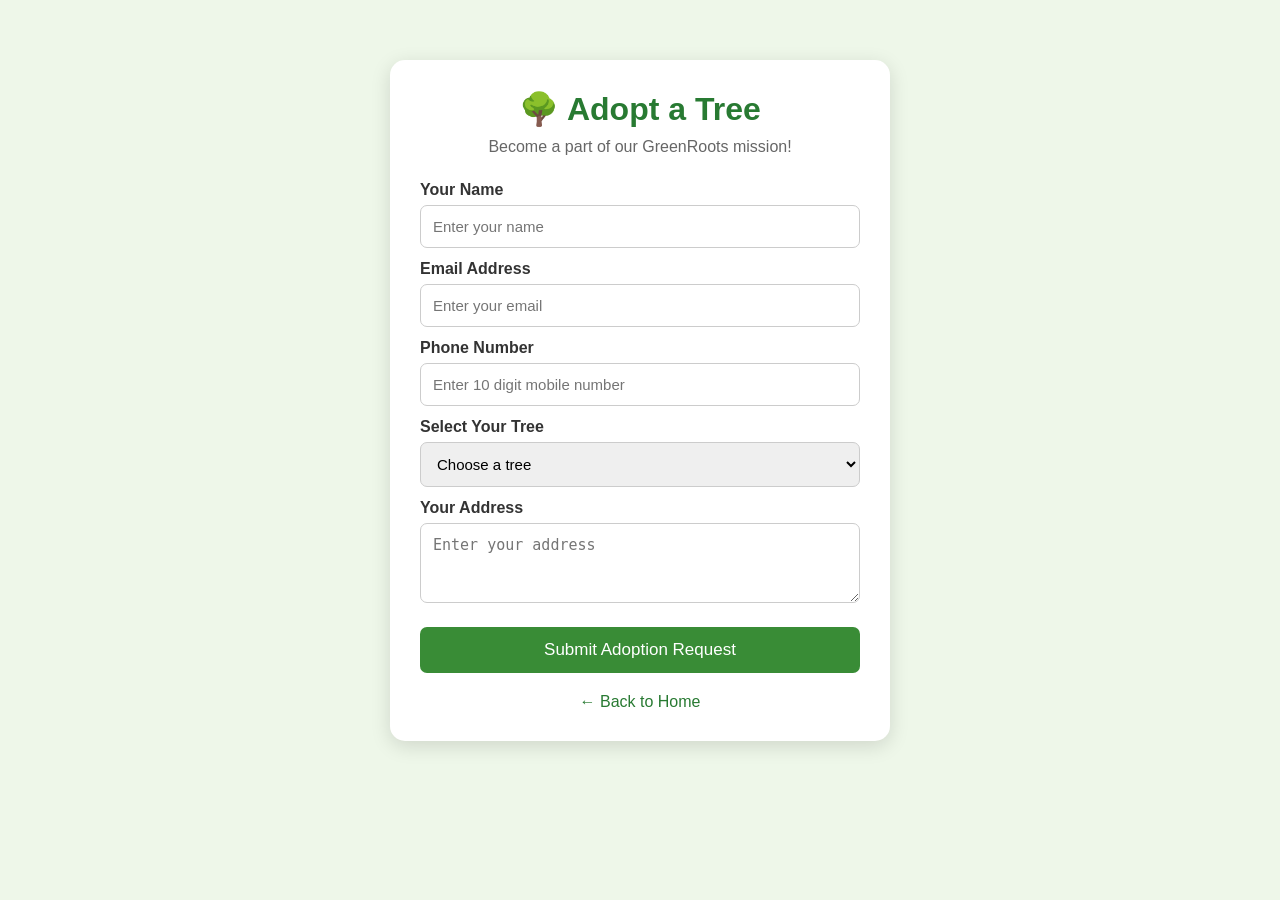
<file: adopt.html>
<!DOCTYPE html>
<html lang="en">
<head>
    <meta charset="UTF-8">
    <meta name="viewport" content="width=device-width, initial-scale=1.0">
    <title>Tree Adoption - GreenRoots</title>

    <style>
        * {
            margin: 0;
            padding: 0;
            box-sizing: border-box;
        }

        body {
            font-family: Arial, sans-serif;
            background: #eef7e9;
            padding: 30px 15px;
        }

        .container {
            max-width: 500px;
            margin: 30px auto;
            background: white;
            padding: 30px;
            border-radius: 15px;
            box-shadow: 0 5px 20px #0002;
        }

        h1 {
            text-align: center;
            color: #287a32;
            margin-bottom: 10px;
        }

        p {
            text-align: center;
            color: #666;
            margin-bottom: 25px;
        }

        label {
            display: block;
            margin: 12px 0 6px;
            font-weight: bold;
            color: #333;
        }

        input, select, textarea {
            width: 100%;
            padding: 12px;
            border: 1px solid #ccc;
            border-radius: 7px;
            font-size: 15px;
        }

        button {
            width: 100%;
            padding: 13px;
            background: #398c36;
            color: white;
            border: none;
            border-radius: 7px;
            font-size: 17px;
            margin-top: 20px;
            cursor: pointer;
        }

        button:hover {
            background: #236d28;
        }

        #success {
            display: none;
            color: green;
            text-align: center;
            margin-top: 20px;
            font-weight: bold;
        }

        .back {
            display: block;
            text-align: center;
            margin-top: 20px;
            color: #287a32;
            text-decoration: none;
        }
    </style>
</head>

<body>

<div class="container">

    <h1>🌳 Adopt a Tree</h1>

    <p>Become a part of our GreenRoots mission!</p>

    <form id="adoptForm">

        <label>Your Name</label>
        <input type="text" id="name" required
        placeholder="Enter your name">

        <label>Email Address</label>
        <input type="email" id="email" required
        placeholder="Enter your email">

        <label>Phone Number</label>
        <input type="tel" id="phone" required
        pattern="[0-9]{10}" maxlength="10"
        placeholder="Enter 10 digit mobile number">

        <label>Select Your Tree</label>
        <select id="tree" required>
            <option value="">Choose a tree</option>
            <option value="Neem Tree">Neem Tree</option>
            <option value="Mango Tree">Mango Tree</option>
            <option value="Banyan Tree">Banyan Tree</option>
        </select>

        <label>Your Address</label>
        <textarea id="address" rows="3"
        required placeholder="Enter your address"></textarea>

        <button type="submit">Submit Adoption Request</button>

    </form>

    <div id="success">
        🎉 Congratulations! Your tree adoption request
        has been submitted successfully!
    </div>

    <a href="index.html" class="back">← Back to Home</a>

</div>

<script>
    const params = new URLSearchParams(window.location.search);
    const selectedTree = params.get("tree");

    if (selectedTree) {
        document.getElementById("tree").value = selectedTree;
    }

    document.getElementById("adoptForm")
    .addEventListener("submit", function(e) {

        e.preventDefault();

        const adoption = {
            name: document.getElementById("name").value,
            email: document.getElementById("email").value,
            phone: document.getElementById("phone").value,
            tree: document.getElementById("tree").value,
            address: document.getElementById("address").value
        };

        let requests = JSON.parse(
            localStorage.getItem("adoptions") || "[]"
        );

        requests.push(adoption);
        localStorage.setItem(
            "adoptions",
            JSON.stringify(requests)
        );

        document.getElementById("adoptForm").reset();

        document.getElementById("success").style.display = "block";
    });
</script>

</body>
</html>
</file>
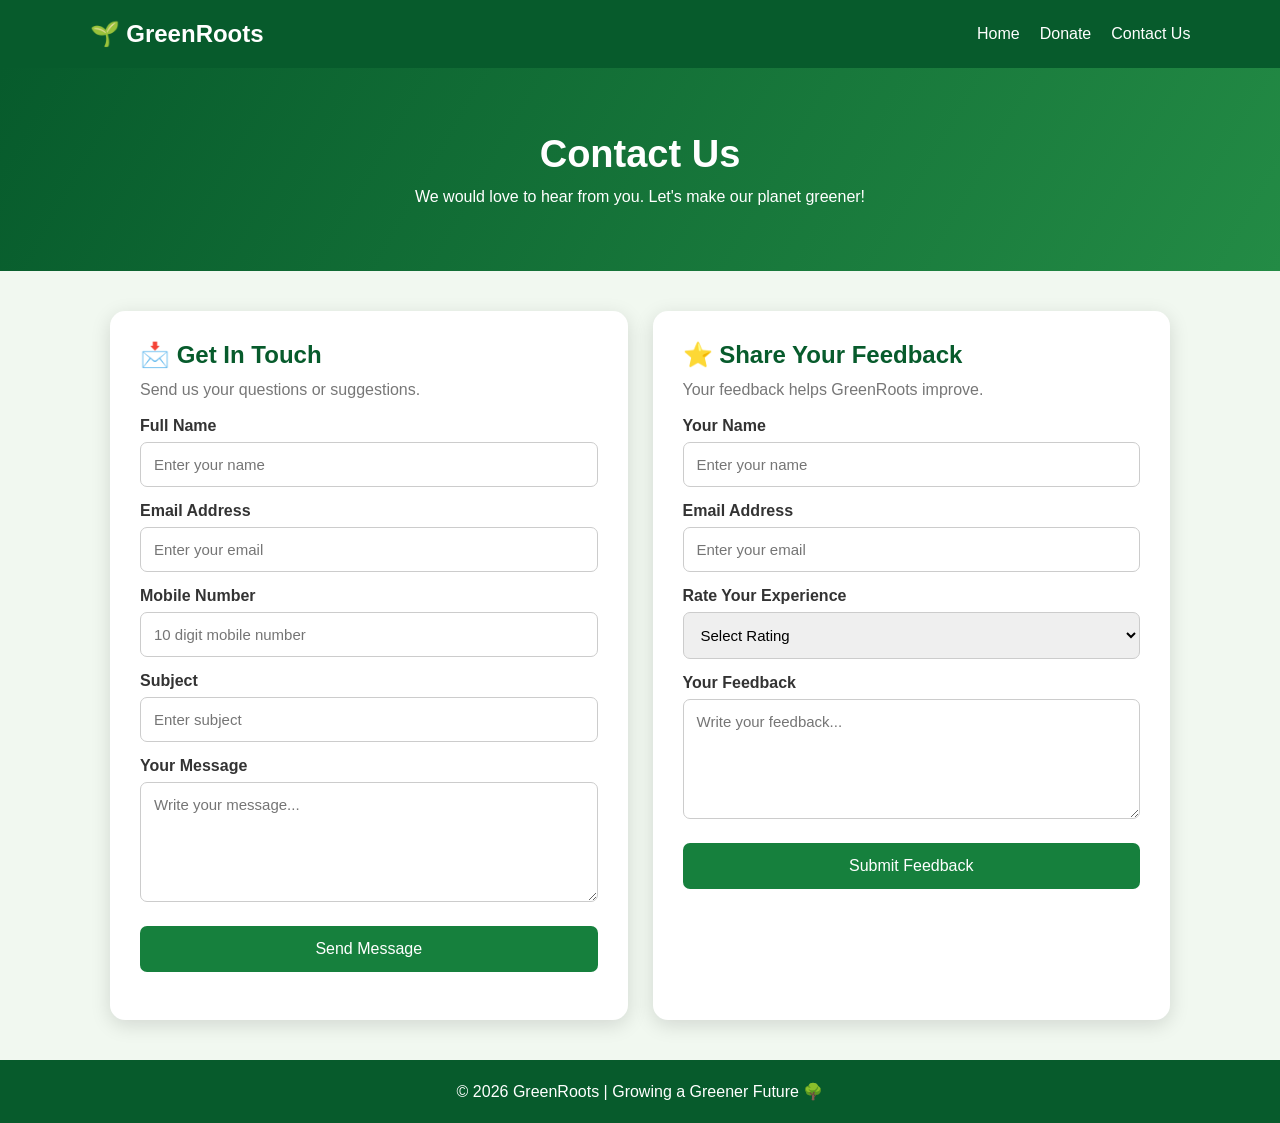
<file: contact.html>
<!DOCTYPE html>
<html lang="en">
<head>
    <meta charset="UTF-8">
    <meta name="viewport" content="width=device-width, initial-scale=1.0">
    <title>Contact Us | GreenRoots</title>
    <link rel="stylesheet" href="contact.css">
</head>
<body>

<header class="navbar">
    <h2>🌱 GreenRoots</h2>
    <nav>
        <a href="index.html">Home</a>
        <a href="donation.html">Donate</a>
        <a href="contact.html">Contact Us</a>
    </nav>
</header>

<section class="hero">
    <h1>Contact Us</h1>
    <p>We would love to hear from you. Let's make our planet greener!</p>
</section>

<main class="container">

    <!-- Contact Form -->
    <section class="form-card">
        <h2>📩 Get In Touch</h2>
        <p>Send us your questions or suggestions.</p>

        <form id="contactForm">

            <label>Full Name</label>
            <input type="text" id="contactName"
                   placeholder="Enter your name" required>

            <label>Email Address</label>
            <input type="email" id="contactEmail"
                   placeholder="Enter your email" required>

            <label>Mobile Number</label>
            <input type="tel" id="contactPhone"
                   placeholder="10 digit mobile number"
                   pattern="[0-9]{10}" required>

            <label>Subject</label>
            <input type="text" id="contactSubject"
                   placeholder="Enter subject" required>

            <label>Your Message</label>
            <textarea id="contactMessage"
                      placeholder="Write your message..."
                      required></textarea>

            <button type="submit">Send Message</button>
            <p id="contactStatus" class="status"></p>

        </form>
    </section>

    <!-- Feedback Form -->
    <section class="form-card">
        <h2>⭐ Share Your Feedback</h2>
        <p>Your feedback helps GreenRoots improve.</p>

        <form id="feedbackForm">

            <label>Your Name</label>
            <input type="text" id="feedbackName"
                   placeholder="Enter your name" required>

            <label>Email Address</label>
            <input type="email" id="feedbackEmail"
                   placeholder="Enter your email" required>

            <label>Rate Your Experience</label>
            <select id="feedbackRating" required>
                <option value="">Select Rating</option>
                <option value="5">⭐⭐⭐⭐⭐ Excellent</option>
                <option value="4">⭐⭐⭐⭐ Very Good</option>
                <option value="3">⭐⭐⭐ Good</option>
                <option value="2">⭐⭐ Fair</option>
                <option value="1">⭐ Poor</option>
            </select>

            <label>Your Feedback</label>
            <textarea id="feedbackMessage"
                      placeholder="Write your feedback..."
                      required></textarea>

            <button type="submit">Submit Feedback</button>
            <p id="feedbackStatus" class="status"></p>

        </form>
    </section>

</main>

<footer>
    <p>© 2026 GreenRoots | Growing a Greener Future 🌳</p>
</footer>

<script src="contact.js"></script>
</body>
</html>
</file>
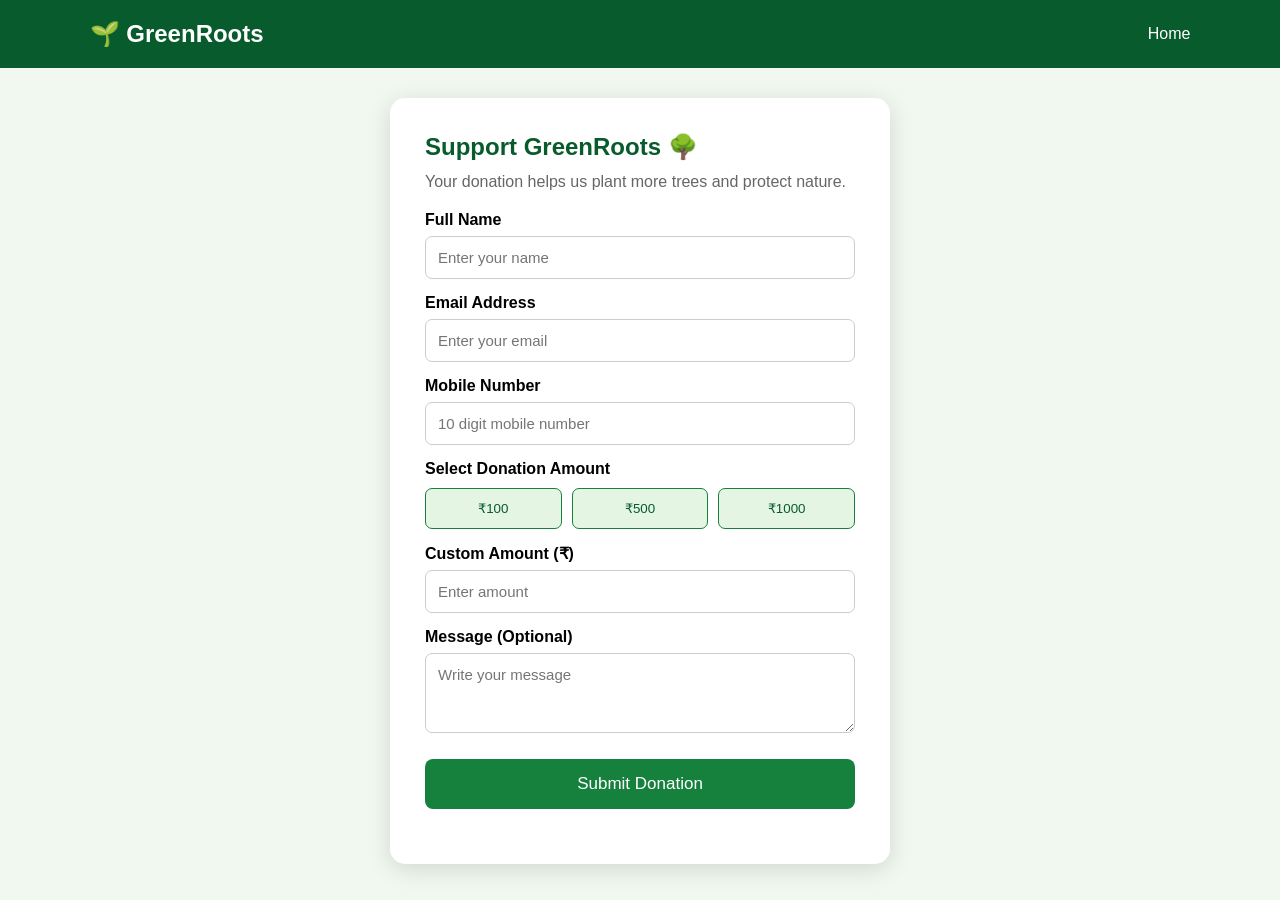
<file: donation.html>
<!DOCTYPE html>
<html lang="en">
<head>
    <meta charset="UTF-8">
    <meta name="viewport" content="width=device-width, initial-scale=1.0">
    <title>Donate Now | GreenRoots</title>
    <link rel="stylesheet" href="donation.css">
</head>
<body>

<header class="header">
    <h2>🌱 GreenRoots</h2>
    <a href="index.html">Home</a>
</header>

<section class="donation-section">
    <div class="donation-card">
        <h1>Support GreenRoots 🌳</h1>
        <p>Your donation helps us plant more trees and protect nature.</p>

        <form id="donationForm">

            <label>Full Name</label>
            <input type="text" id="donorName"
                   placeholder="Enter your name" required>

            <label>Email Address</label>
            <input type="email" id="donorEmail"
                   placeholder="Enter your email" required>

            <label>Mobile Number</label>
            <input type="tel" id="donorPhone"
                   placeholder="10 digit mobile number"
                   pattern="[0-9]{10}" required>

            <label>Select Donation Amount</label>

            <div class="amounts">
                <button type="button" class="amount-btn" data-amount="100">₹100</button>
                <button type="button" class="amount-btn" data-amount="500">₹500</button>
                <button type="button" class="amount-btn" data-amount="1000">₹1000</button>
            </div>

            <label>Custom Amount (₹)</label>
            <input type="number" id="donationAmount"
                   placeholder="Enter amount" min="1" required>

            <label>Message (Optional)</label>
            <textarea id="donorMessage"
                      placeholder="Write your message"></textarea>

            <button type="submit" class="donate-btn">
                Submit Donation
            </button>

        </form>

        <p id="successMessage"></p>
    </div>
</section>

<script src="donation.js"></script>
</body>
</html>
</file>
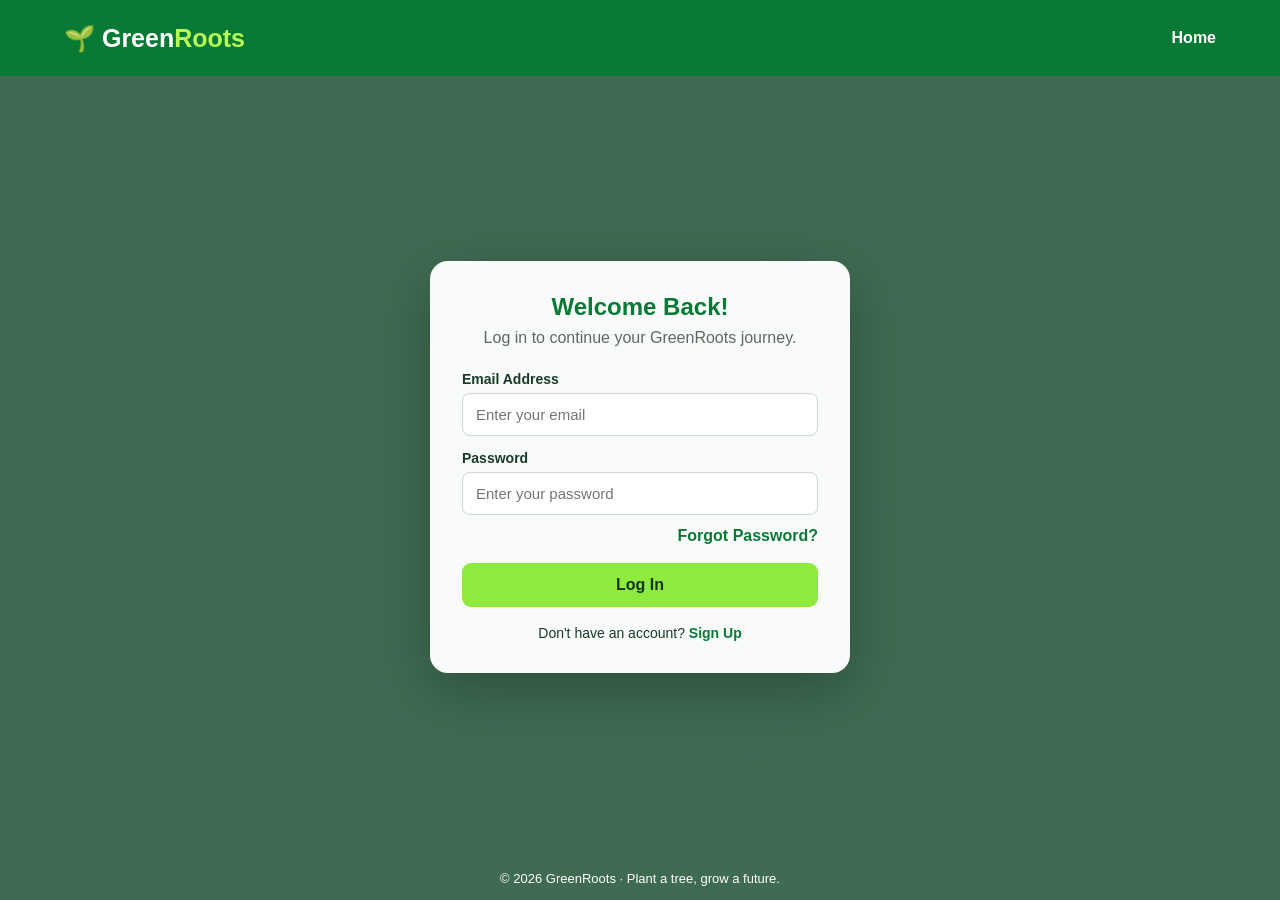
<file: login.html>
<!DOCTYPE html>
<html lang="en">
<head>
  <meta charset="UTF-8">
  <meta name="viewport" content="width=device-width, initial-scale=1.0">
  <title>Log In | GreenRoots</title>
  <style>
    * { box-sizing: border-box; }
    body {
      margin: 0;
      min-height: 100vh;
      font-family: Arial, sans-serif;
      color: #183b26;
      background: linear-gradient(rgba(8, 65, 32, .78), rgba(8, 65, 32, .78)),
                  url("https://images.unsplash.com/photo-1448375240586-882707db888b?auto=format&fit=crop&w=1800&q=85") center/cover fixed;
      display: flex;
      flex-direction: column;
    }
    nav {
      min-height: 76px;
      padding: 14px 5%;
      background: #087a35;
      display: flex;
      align-items: center;
      justify-content: space-between;
      gap: 18px;
      color: white;
    }
    .brand { font-size: 25px; font-weight: 800; }
    .brand span { color: #b8ff55; }
    nav a { color: white; text-decoration: none; font-weight: 600; }
    main { flex: 1; display: grid; place-items: center; padding: 38px 16px; }
    .login-card {
      width: min(100%, 420px);
      background: rgba(255,255,255,.97);
      padding: 32px;
      border-radius: 18px;
      box-shadow: 0 18px 55px rgba(0,0,0,.25);
    }
    h1 { margin: 0 0 8px; text-align: center; color: #087a35; }
    .intro { margin: 0 0 24px; text-align: center; color: #5c6b60; }
    label { display: block; margin: 14px 0 6px; font-weight: 700; font-size: 14px; }
    input {
      width: 100%; padding: 12px 13px; border: 1px solid #cbd8ce;
      border-radius: 8px; font-size: 15px; outline: none;
    }
    input:focus { border-color: #159447; box-shadow: 0 0 0 3px #15944720; }
    .form-row { display: flex; justify-content: flex-end; margin: 12px 0 18px; }
    .form-row a, .signup a { color: #087a35; font-weight: 700; text-decoration: none; }
    button {
      width: 100%; border: 0; border-radius: 9px; padding: 13px;
      background: #8eea3d; color: #12351e; font-size: 16px;
      font-weight: 800; cursor: pointer;
    }
    button:hover { background: #7bd52e; }
    .signup { text-align: center; margin: 18px 0 0; font-size: 14px; }
    #message { margin-top: 14px; text-align: center; font-size: 14px; }
    footer { text-align: center; color: white; padding: 14px; font-size: 13px; }
    @media (max-width: 480px) {
      nav { padding: 14px 18px; }
      .login-card { padding: 24px 20px; }
    }
  </style>
</head>
<body>
  <nav>
    <div class="brand">🌱 Green<span>Roots</span></div>
    <a href="index.html">Home</a>
  </nav>

  <main>
    <section class="login-card">
      <h1>Welcome Back!</h1>
      <p class="intro">Log in to continue your GreenRoots journey.</p>

      <form id="loginForm">
        <label for="email">Email Address</label>
        <input id="email" name="email" type="email" placeholder="Enter your email" autocomplete="email" required>

        <label for="password">Password</label>
        <input id="password" name="password" type="password" placeholder="Enter your password" autocomplete="current-password" required>

        <div class="form-row">
          <a href="forgot-password.html">Forgot Password?</a>
        </div>

        <button type="submit">Log In</button>
        <p id="message" role="status" aria-live="polite"></p>
      </form>

      <p class="signup">Don't have an account? <a href="signup.html">Sign Up</a></p>
    </section>
  </main>

  <footer>© 2026 GreenRoots · Plant a tree, grow a future.</footer>

  <script>
    document.getElementById("loginForm").addEventListener("submit", function (event) {
      event.preventDefault();
      const message = document.getElementById("message");
      message.style.color = "#087a35";
      message.textContent = "Form checked! Connect a backend to verify login details securely.";
    });
  </script>
</body>
</html>
</file>
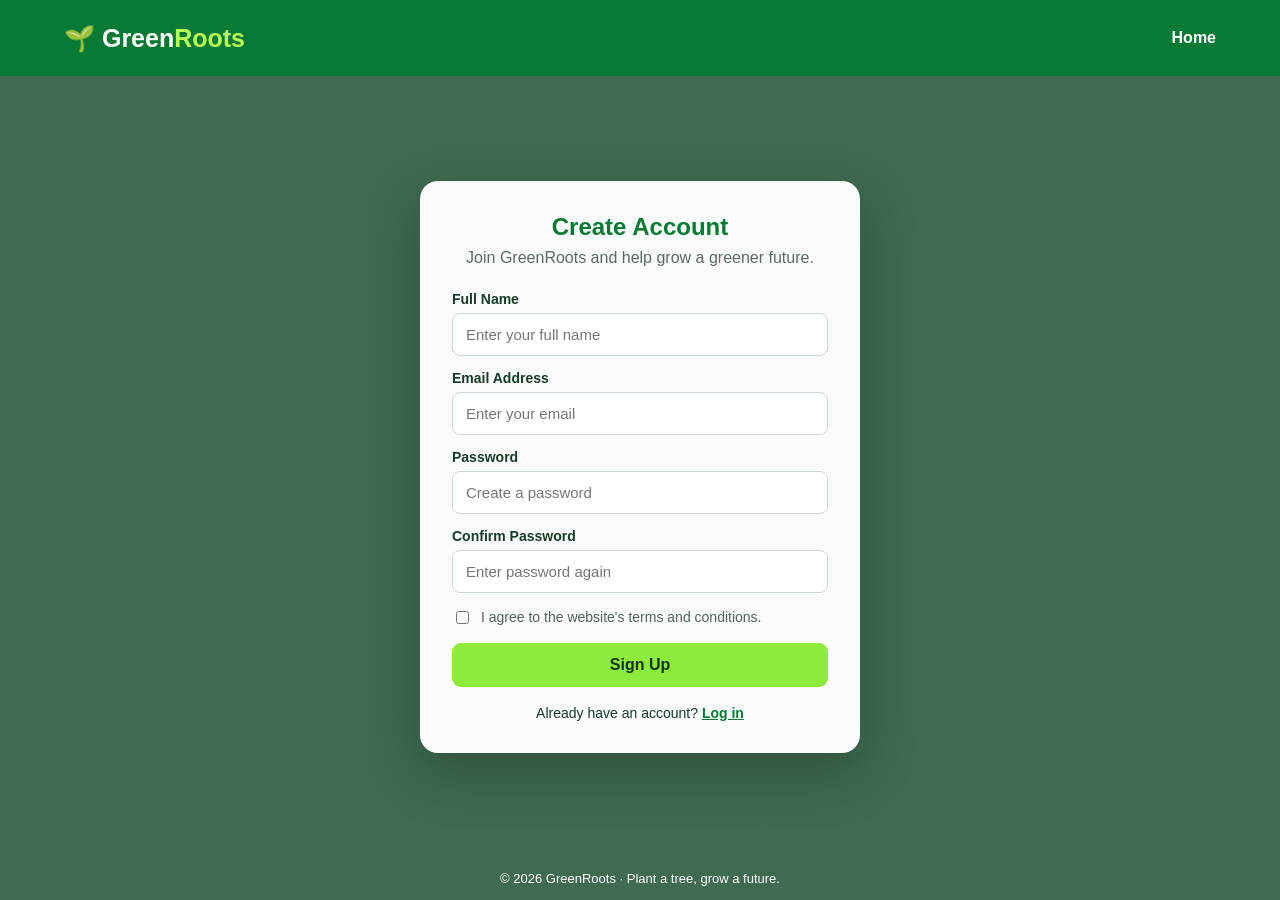
<file: signup.html>
<!DOCTYPE html>
<html lang="en">
<head>
  <meta charset="UTF-8">
  <meta name="viewport" content="width=device-width, initial-scale=1.0">
  <title>Sign Up | GreenRoots</title>
  <style>
    * { box-sizing: border-box; }
    body {
      margin: 0;
      min-height: 100vh;
      font-family: Arial, sans-serif;
      color: #183b26;
      background: linear-gradient(rgba(8, 65, 32, .78), rgba(8, 65, 32, .78)),
                  url("https://images.unsplash.com/photo-1448375240586-882707db888b?auto=format&fit=crop&w=1800&q=85") center/cover fixed;
      display: flex;
      flex-direction: column;
    }
    nav {
      min-height: 76px;
      padding: 14px 5%;
      background: #087a35;
      display: flex;
      align-items: center;
      justify-content: space-between;
      gap: 18px;
      color: white;
    }
    .brand { font-size: 25px; font-weight: 800; }
    .brand span { color: #b8ff55; }
    nav a { color: white; text-decoration: none; font-weight: 600; }
    main { flex: 1; display: grid; place-items: center; padding: 38px 16px; }
    .signup-card {
      width: min(100%, 440px);
      background: rgba(255,255,255,.97);
      padding: 32px;
      border-radius: 18px;
      box-shadow: 0 18px 55px rgba(0,0,0,.25);
    }
    h1 { margin: 0 0 8px; text-align: center; color: #087a35; }
    .intro { margin: 0 0 24px; text-align: center; color: #5c6b60; }
    label { display: block; margin: 14px 0 6px; font-weight: 700; font-size: 14px; }
    input {
      width: 100%; padding: 12px 13px; border: 1px solid #cbd8ce;
      border-radius: 8px; font-size: 15px; outline: none;
    }
    input:focus { border-color: #159447; box-shadow: 0 0 0 3px #15944720; }
    .terms { display: flex; align-items: flex-start; gap: 9px; margin: 16px 0; font-size: 13px; color: #526257; }
    .terms input { width: auto; margin-top: 2px; }
    button {
      width: 100%; border: 0; border-radius: 9px; padding: 13px;
      background: #8eea3d; color: #12351e; font-size: 16px;
      font-weight: 800; cursor: pointer;
    }
    button:hover { background: #7bd52e; }
    .login { text-align: center; margin: 18px 0 0; font-size: 14px; }
    .login a { color: #087a35; font-weight: 700; }
    #message { margin-top: 14px; text-align: center; font-size: 14px; }
    footer { text-align: center; color: white; padding: 14px; font-size: 13px; }
    @media (max-width: 480px) {
      nav { padding: 14px 18px; }
      .signup-card { padding: 24px 20px; }
    }
  </style>
</head>
<body>
  <nav>
    <div class="brand">🌱 Green<span>Roots</span></div>
    <a href="index.html">Home</a>
  </nav>

  <main>
    <section class="signup-card">
      <h1>Create Account</h1>
      <p class="intro">Join GreenRoots and help grow a greener future.</p>

      <form id="signupForm">
        <label for="name">Full Name</label>
        <input id="name" name="name" type="text" placeholder="Enter your full name" autocomplete="name" required>

        <label for="email">Email Address</label>
        <input id="email" name="email" type="email" placeholder="Enter your email" autocomplete="email" required>

        <label for="password">Password</label>
        <input id="password" name="password" type="password" placeholder="Create a password" minlength="8" autocomplete="new-password" required>

        <label for="confirmPassword">Confirm Password</label>
        <input id="confirmPassword" name="confirmPassword" type="password" placeholder="Enter password again" minlength="8" autocomplete="new-password" required>

        <div class="terms">
          <input id="terms" type="checkbox" required>
          <label for="terms" style="margin:0;font-weight:400">I agree to the website's terms and conditions.</label>
        </div>

        <button type="submit">Sign Up</button>
        <p id="message" role="status" aria-live="polite"></p>
      </form>

      <p class="login">Already have an account? <a href="login.html">Log in</a></p>
    </section>
  </main>

  <footer>© 2026 GreenRoots · Plant a tree, grow a future.</footer>

  <script>
    const form = document.getElementById("signupForm");
    const message = document.getElementById("message");

    form.addEventListener("submit", function (event) {
      event.preventDefault();
      const password = document.getElementById("password").value;
      const confirmPassword = document.getElementById("confirmPassword").value;

      if (password !== confirmPassword) {
        message.style.color = "#b42318";
        message.textContent = "Passwords do not match. Please try again.";
        return;
      }

      message.style.color = "#087a35";
      message.textContent = "Form checked! Connect a backend to create and save real user accounts.";
    });
  </script>
</body>
</html>
</file>
<file: contact.css>
* {
    margin: 0;
    padding: 0;
    box-sizing: border-box;
    font-family: Arial, sans-serif;
}

body {
    background: #f1f8f0;
    color: #333;
}

.navbar {
    background: #075b2c;
    color: white;
    padding: 20px 7%;
    display: flex;
    justify-content: space-between;
    align-items: center;
}

.navbar nav {
    display: flex;
    gap: 20px;
}

.navbar a {
    color: white;
    text-decoration: none;
}

.hero {
    background: linear-gradient(120deg, #075b2c, #238b45);
    color: white;
    text-align: center;
    padding: 65px 20px;
}

.hero h1 {
    font-size: 38px;
    margin-bottom: 12px;
}

.container {
    max-width: 1100px;
    margin: 40px auto;
    padding: 0 20px;
    display: grid;
    grid-template-columns: 1fr 1fr;
    gap: 25px;
}

.form-card {
    background: white;
    padding: 30px;
    border-radius: 15px;
    box-shadow: 0 5px 20px #0002;
}

.form-card h2 {
    color: #075b2c;
    margin-bottom: 12px;
}

.form-card p {
    color: #777;
    margin-bottom: 18px;
}

label {
    display: block;
    margin: 15px 0 7px;
    font-weight: bold;
}

input, textarea, select {
    width: 100%;
    padding: 13px;
    border: 1px solid #ccc;
    border-radius: 7px;
    font-size: 15px;
}

textarea {
    min-height: 120px;
    resize: vertical;
}

button {
    width: 100%;
    padding: 14px;
    margin-top: 20px;
    background: #16803d;
    color: white;
    border: none;
    border-radius: 7px;
    font-size: 16px;
    cursor: pointer;
}

button:hover {
    background: #075b2c;
}

.status {
    margin-top: 15px;
    font-weight: bold;
    color: #16803d;
}

footer {
    background: #075b2c;
    color: white;
    text-align: center;
    padding: 22px;
}

@media(max-width: 750px) {
    .container {
        grid-template-columns: 1fr;
    }

    .navbar {
        flex-direction: column;
        gap: 15px;
    }

    .navbar nav {
        flex-wrap: wrap;
        justify-content: center;
    }

    .hero h1 {
        font-size: 30px;
    }
}
</file>
<file: donation.css>
* {
    margin: 0;
    padding: 0;
    box-sizing: border-box;
    font-family: Arial, sans-serif;
}

body {
    background: #f1f8f0;
}

.header {
    background: #075b2c;
    color: white;
    padding: 20px 7%;
    display: flex;
    justify-content: space-between;
    align-items: center;
}

.header a {
    color: white;
    text-decoration: none;
}

.donation-section {
    min-height: 90vh;
    display: flex;
    justify-content: center;
    align-items: center;
    padding: 30px 15px;
}

.donation-card {
    background: white;
    width: 100%;
    max-width: 500px;
    padding: 35px;
    border-radius: 15px;
    box-shadow: 0 5px 25px #0002;
}

.donation-card h1 {
    color: #075b2c;
    margin-bottom: 12px;
}

.donation-card p {
    color: #666;
    margin-bottom: 20px;
}

label {
    display: block;
    margin: 15px 0 7px;
    font-weight: bold;
}

input, textarea {
    width: 100%;
    padding: 12px;
    border: 1px solid #ccc;
    border-radius: 7px;
    font-size: 15px;
}

textarea {
    resize: vertical;
    min-height: 80px;
}

.amounts {
    display: flex;
    gap: 10px;
    margin: 10px 0;
}

.amount-btn {
    flex: 1;
    padding: 12px;
    background: #e4f5e4;
    border: 1px solid #16803d;
    color: #075b2c;
    border-radius: 7px;
    cursor: pointer;
}

.amount-btn:hover,
.amount-btn.active {
    background: #16803d;
    color: white;
}

.donate-btn {
    width: 100%;
    padding: 15px;
    margin-top: 22px;
    background: #16803d;
    color: white;
    border: none;
    border-radius: 8px;
    font-size: 17px;
    cursor: pointer;
}

.donate-btn:hover {
    background: #075b2c;
}

#successMessage {
    margin-top: 15px;
    color: green;
}
</file>
